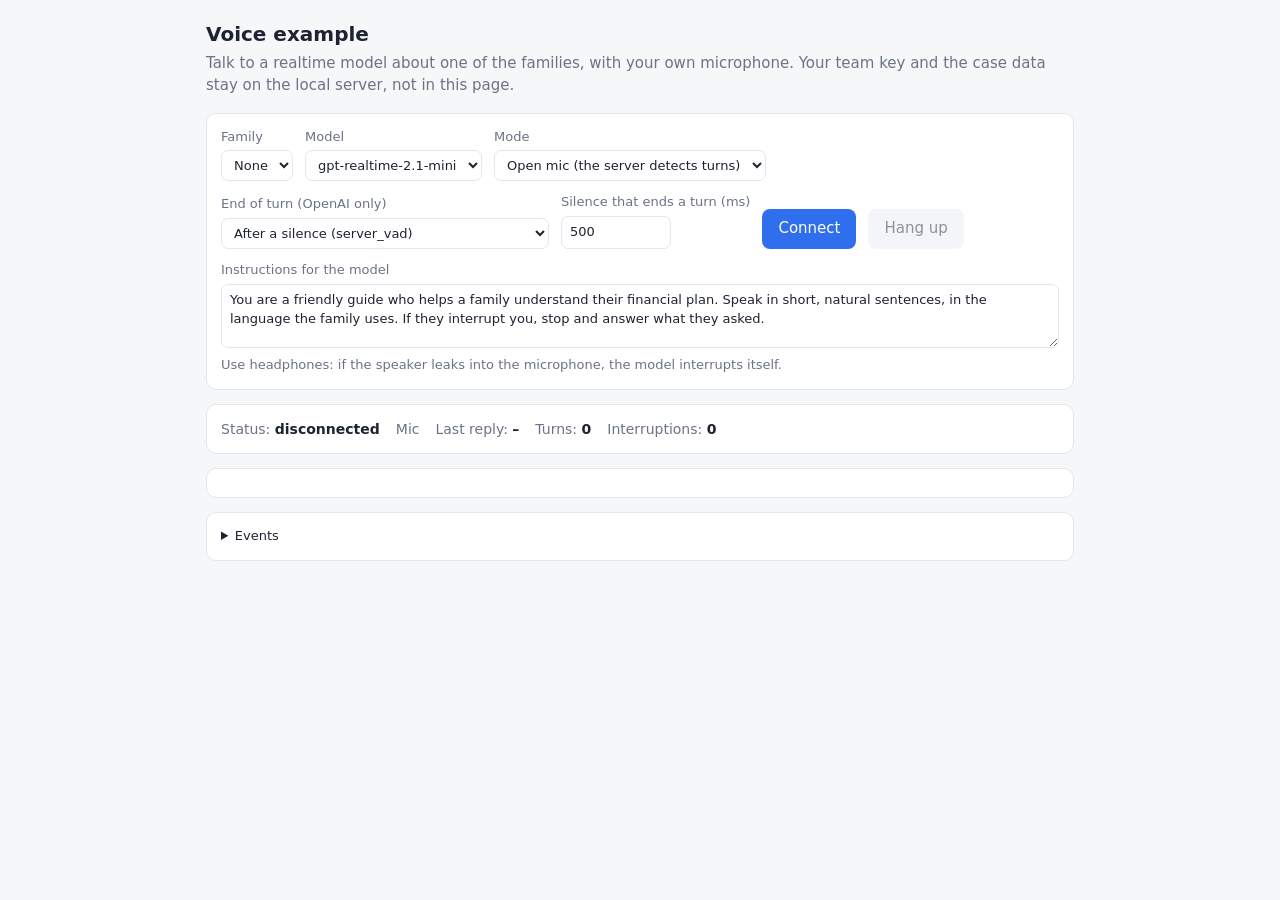
<file: examples/voice/public/index.html>
<!doctype html>
<html lang="en">
<head>
<meta charset="utf-8">
<meta name="viewport" content="width=device-width, initial-scale=1">
<title>Voice example</title>
<style>
  :root { --bg: #f6f7f9; --card: #fff; --ink: #1d2330; --muted: #6b7385; --line: #e3e6ec; --accent: #2f6fed; --user: #eef3ff; --bot: #f1f7ef; --warn: #b4540a; }
  * { box-sizing: border-box; }
  body { margin: 0; font: 15px/1.45 system-ui, -apple-system, Segoe UI, sans-serif; background: var(--bg); color: var(--ink); }
  main { max-width: 900px; margin: 0 auto; padding: 20px 16px 40px; }
  h1 { font-size: 20px; margin: 0 0 4px; }
  .sub { color: var(--muted); margin: 0 0 16px; }
  .card { background: var(--card); border: 1px solid var(--line); border-radius: 10px; padding: 14px; margin-bottom: 14px; }
  .row { display: flex; flex-wrap: wrap; gap: 12px; align-items: end; }
  label { display: flex; flex-direction: column; gap: 4px; font-size: 13px; color: var(--muted); }
  select, input, textarea { font: inherit; color: var(--ink); border: 1px solid var(--line); border-radius: 7px; padding: 6px 8px; background: #fff; }
  textarea { width: 100%; min-height: 64px; resize: vertical; }
  button { font: inherit; border: 0; border-radius: 8px; padding: 9px 16px; cursor: pointer; background: var(--accent); color: #fff; }
  button.secondary { background: #e9edf5; color: var(--ink); }
  button:disabled { opacity: .5; cursor: default; }
  #ptt { width: 100%; padding: 18px; font-size: 16px; display: none; user-select: none; }
  #ptt.down { background: #1a4fc2; }
  .status { display: flex; gap: 16px; flex-wrap: wrap; font-size: 14px; color: var(--muted); }
  .status b { color: var(--ink); font-weight: 600; }
  .meter { width: 140px; height: 8px; background: #e9edf5; border-radius: 4px; overflow: hidden; align-self: center; }
  .meter i { display: block; height: 100%; width: 0; background: #34a853; transition: width 60ms linear; }
  #chat { display: flex; flex-direction: column; gap: 8px; max-height: 46vh; overflow-y: auto; }
  .msg { padding: 8px 11px; border-radius: 9px; max-width: 85%; white-space: pre-wrap; }
  .msg.user { background: var(--user); align-self: flex-end; }
  .msg.bot { background: var(--bot); align-self: flex-start; }
  .msg .meta { display: block; font-size: 12px; color: var(--muted); margin-top: 3px; }
  .msg.cut .meta { color: var(--warn); }
  details { font-size: 13px; }
  #log { font: 12px/1.4 ui-monospace, Menlo, monospace; max-height: 30vh; overflow-y: auto; white-space: pre-wrap; color: var(--muted); }
  .hint { font-size: 13px; color: var(--muted); margin: 8px 0 0; }
</style>
</head>
<body>
<main>
  <h1>Voice example</h1>
  <p class="sub">Talk to a realtime model about one of the families, with your own microphone. Your team key and the case data stay on the local server, not in this page.</p>
  <div class="card">
    <div class="row">
      <label>Family
        <select id="case"><option value="">None</option></select>
      </label>
      <label>Model
        <select id="model">
          <option value="gpt-realtime-2.1-mini">gpt-realtime-2.1-mini</option>
          <option value="gpt-realtime-2.1">gpt-realtime-2.1</option>
          <option value="gemini-3.8-live">gemini-3.8-live</option>
        </select>
      </label>
      <label>Mode
        <select id="mode">
          <option value="open">Open mic (the server detects turns)</option>
          <option value="ptt">Push to talk</option>
        </select>
      </label>
      <label>End of turn (OpenAI only)
        <select id="vad">
          <option value="server_vad">After a silence (server_vad)</option>
          <option value="semantic_vad">When you finish the thought (semantic_vad)</option>
        </select>
      </label>
      <label>Silence that ends a turn (ms)
        <input id="silence" type="number" value="500" min="200" max="3000" step="100" style="width:110px">
      </label>
      <button id="connect">Connect</button>
      <button id="hangup" class="secondary" disabled>Hang up</button>
    </div>
    <label style="margin-top:12px">Instructions for the model
      <textarea id="instructions">You are a friendly guide who helps a family understand their financial plan. Speak in short, natural sentences, in the language the family uses. If they interrupt you, stop and answer what they asked.</textarea>
    </label>
    <p class="hint">Use headphones: if the speaker leaks into the microphone, the model interrupts itself.</p>
  </div>
  <div class="card">
    <div class="status">
      <span>Status: <b id="state">disconnected</b></span>
      <span>Mic <span class="meter"><i id="level"></i></span></span>
      <span>Last reply: <b id="latency">–</b></span>
      <span>Turns: <b id="turns">0</b></span>
      <span>Interruptions: <b id="cuts">0</b></span>
    </div>
    <button id="ptt" style="margin-top:12px">Hold (or hold the space bar) to talk</button>
  </div>
  <div class="card"><div id="chat"></div></div>
  <div class="card">
    <details><summary>Events</summary><div id="log"></div></details>
  </div>
</main>
<script>
const $ = (id) => document.getElementById(id);
let ws = null, ctx = null, micStream = null, micNode = null;
let playHead = 0, playing = [], current = null, lastReply = null, userBubble = null, cutPending = false;
let lastVoiceAt = 0, pttDown = false, turns = 0, cuts = 0;
const OPENAI = (m) => m.startsWith("gpt-");

fetch("/cases").then((r) => r.json()).then((cases) => {
  for (const c of cases) $("case").add(new Option(c.label, c.id));
  if (cases.length) $("case").value = cases[0].id;
}).catch(() => {});

function log(line) {
  const el = $("log");
  el.textContent += `${new Date().toLocaleTimeString()}  ${line}\n`;
  if (el.textContent.length > 40000) el.textContent = el.textContent.slice(-30000);
  el.scrollTop = el.scrollHeight;
}
function setState(s) { $("state").textContent = s; }
function bubble(kind, text = "") {
  const d = document.createElement("div");
  d.className = `msg ${kind}`;
  d.innerHTML = `<span class="text"></span><span class="meta"></span>`;
  d.querySelector(".text").textContent = text;
  $("chat").appendChild(d);
  $("chat").scrollTop = $("chat").scrollHeight;
  return d;
}
const b64 = (buf) => { let s = ""; const u = new Uint8Array(buf); for (let i = 0; i < u.length; i += 0x8000) s += String.fromCharCode(...u.subarray(i, i + 0x8000)); return btoa(s); };

// Audio from the model is base64 PCM16 at 24 kHz. Each chunk is queued right after the previous one.
function play(base64) {
  const bin = atob(base64), n = bin.length >> 1, pcm = new Float32Array(n);
  for (let i = 0; i < n; i++) { let v = bin.charCodeAt(2 * i) | (bin.charCodeAt(2 * i + 1) << 8); if (v >= 0x8000) v -= 0x10000; pcm[i] = v / 0x8000; }
  const buf = ctx.createBuffer(1, n, 24000); buf.copyToChannel(pcm, 0);
  const src = ctx.createBufferSource(); src.buffer = buf; src.connect(ctx.destination);
  playHead = Math.max(playHead, ctx.currentTime + 0.05); const startAt = playHead; src.start(playHead); playHead += buf.duration;
  playing.push(src); src.onended = () => { playing = playing.filter((s) => s !== src); };
  return { startAt, seconds: buf.duration };
}
function stopPlayback() { for (const s of playing) { try { s.stop(); } catch {} } playing = []; playHead = ctx?.currentTime ?? 0; }
const audioPending = () => ctx && playHead > ctx.currentTime + 0.02;

// Stops the reply that is playing and says so in its bubble. Realtime models send audio much faster
// than it plays, so when a reply is cut most of its audio (and all its text) has already arrived.
function cutReply(reason) {
  const r = lastReply;
  if (!r || r.cut || !audioPending()) return;
  r.cut = true;
  const played = Math.max(0, Math.min(r.seconds, ctx.currentTime - r.startAt));
  stopPlayback(); cuts++; $("cuts").textContent = cuts; cutPending = true;
  r.el.classList.add("cut");
  r.el.querySelector(".meta").textContent += `  cut at ${played.toFixed(1)} s of ${r.seconds.toFixed(1)} s: ${reason}`;
  // Tell OpenAI what the user actually heard, so the model does not assume they heard it all.
  if (r.openai && r.itemId) ws?.send(JSON.stringify({ type: "conversation.item.truncate", item_id: r.itemId, content_index: 0, audio_end_ms: Math.floor(played * 1000) }));
}

function sessionUpdate() {
  const model = $("model").value, ptt = $("mode").value === "ptt";
  const input = { format: { type: "audio/pcm", rate: 24000 },
    turn_detection: ptt ? null
      : OPENAI(model) && $("vad").value === "semantic_vad" ? { type: "semantic_vad" }
      : { type: "server_vad", silence_duration_ms: Number($("silence").value) || 500 } };
  if (OPENAI(model)) input.transcription = { model: "gpt-4o-mini-transcribe" };
  const output = { format: { type: "audio/pcm", rate: 24000 } };
  if (OPENAI(model)) output.voice = "marin";
  // The server adds the chosen family's plan to these instructions before they reach the model.
  return { type: "session.update", session: { type: "realtime", instructions: $("instructions").value, audio: { input, output } } };
}

function onEvent(ev) {
  const t = ev.type ?? "?";
  if (!t.includes("delta")) log(t + (ev.transcript ? `  "${ev.transcript}"` : "") + (ev.error ? `  ${JSON.stringify(ev.error)}` : ""));
  if (t === "error") { setState("error: " + (ev.error?.message ?? "")); return; }
  if (t === "session.created" || t === "session.updated") setState("connected, talk whenever you like");
  if (t === "input_audio_buffer.speech_started") cutReply("voice detected on the mic");
  // OpenAI's transcript of the user arrives after the reply has started: hold its place in the chat.
  if (t === "input_audio_buffer.committed" && OPENAI($("model").value) && !userBubble) userBubble = bubble("user", "…");
  if (t.includes("input_audio_transcription")) {
    const text = ev.delta ?? ev.transcript ?? "";
    if (!userBubble) userBubble = bubble("user");
    const el = userBubble.querySelector(".text");
    if (el.textContent === "…") el.textContent = "";
    el.textContent = t.endsWith("completed") ? (ev.transcript ?? el.textContent) : el.textContent + text;
    if (t.endsWith("completed")) {
      // An interruption with no words in it was noise or the speaker's echo, not the user.
      if (cutPending && !el.textContent.trim()) userBubble.querySelector(".meta").textContent = "no words: noise or speaker echo?";
      cutPending = false; userBubble = null;
    }
  }
  if (t === "response.created") {
    current = { audioDone: false, first: null, el: bubble("bot") };
    lastReply = { el: current.el, openai: OPENAI($("model").value), itemId: null, startAt: 0, seconds: 0, cut: false };
    turns++; $("turns").textContent = turns;
  }
  if ((t === "response.output_audio.delta" || t === "response.audio.delta") && ev.delta) {
    if (current && current.first === null) {
      current.first = performance.now();
      const since = lastVoiceAt ? Math.round(current.first - lastVoiceAt) : null;
      if (since !== null && since < 15000) { $("latency").textContent = `${since} ms after you stopped talking`; current.el.querySelector(".meta").textContent = `started talking after ${since} ms`; }
    }
    const chunk = play(ev.delta);
    if (lastReply) { if (!lastReply.seconds) lastReply.startAt = chunk.startAt; lastReply.seconds += chunk.seconds; lastReply.itemId ??= ev.item_id ?? null; }
  }
  if ((t === "response.output_audio_transcript.delta" || t === "response.audio_transcript.delta") && current) {
    current.el.querySelector(".text").textContent += ev.delta ?? "";
  }
  if (t === "response.output_audio.done" || t === "response.audio.done") { if (current) current.audioDone = true; }
  if (t === "response.done" && current) {
    // Gemini through the proxy: a reply cut short by the user ends without output_audio.done.
    if (!current.audioDone && current.first !== null) cutReply("Gemini heard your voice");
    current = null;
  }
}

async function connect() {
  $("connect").disabled = true; setState("asking for the mic…");
  try {
    ctx = new AudioContext({ sampleRate: 24000 }); // the browser resamples the mic to 24 kHz for us
    micStream = await navigator.mediaDevices.getUserMedia({ audio: { echoCancellation: true, noiseSuppression: true, autoGainControl: true, channelCount: 1 } });
    await ctx.audioWorklet.addModule("/mic-worklet.js");
    const srcNode = ctx.createMediaStreamSource(micStream);
    micNode = new AudioWorkletNode(ctx, "mic-frames");
    srcNode.connect(micNode);
  } catch (e) { setState("no mic: " + e.message); $("connect").disabled = false; return; }
  const model = $("model").value, ptt = $("mode").value === "ptt";
  const q = new URLSearchParams({ model, case: $("case").value });
  ws = new WebSocket(`${location.origin.replace(/^http/, "ws")}/voice?${q}`);
  ws.onopen = () => { ws.send(JSON.stringify(sessionUpdate())); setState("connecting…"); };
  ws.onmessage = (m) => { try { onEvent(JSON.parse(m.data)); } catch (e) { log("bad event " + e.message); } };
  ws.onclose = () => { setState("disconnected"); cleanup(); };
  micNode.port.onmessage = (e) => {
    const frame = new Int16Array(e.data);
    let sum = 0; for (let i = 0; i < frame.length; i++) sum += frame[i] * frame[i];
    const rms = Math.sqrt(sum / frame.length) / 32768;
    $("level").style.width = `${Math.min(100, rms * 600)}%`;
    if (rms > 0.015) lastVoiceAt = performance.now();
    if (ws?.readyState !== 1) return;
    if (ptt && !pttDown) return; // push to talk: nothing is sent while the button is up
    ws.send(JSON.stringify({ type: "input_audio_buffer.append", audio: b64(e.data) }));
  };
  $("ptt").style.display = ptt ? "block" : "none";
  $("hangup").disabled = false;
  ["case", "model", "mode", "vad", "silence", "instructions"].forEach((id) => ($(id).disabled = true));
}
function cleanup() {
  stopPlayback();
  micStream?.getTracks().forEach((t) => t.stop()); micStream = null;
  ctx?.close(); ctx = null; ws = null; current = null; lastReply = null; cutPending = false;
  $("connect").disabled = false; $("hangup").disabled = true; $("ptt").style.display = "none";
  ["case", "model", "mode", "vad", "silence", "instructions"].forEach((id) => ($(id).disabled = false));
}
function pttPress(down) {
  if (!ws || $("mode").value !== "ptt" || pttDown === down) return;
  pttDown = down; $("ptt").classList.toggle("down", down);
  if (down) { stopPlayback(); return; }
  ws.send(JSON.stringify({ type: "input_audio_buffer.commit" }));
  ws.send(JSON.stringify({ type: "response.create" })); // OpenAI needs it with turn detection off; the proxy drops it for Gemini
}
$("connect").onclick = connect;
$("hangup").onclick = () => ws?.close();
$("ptt").onpointerdown = () => pttPress(true);
$("ptt").onpointerup = $("ptt").onpointerleave = () => pttPress(false);
addEventListener("keydown", (e) => { if (e.code === "Space" && e.target.tagName !== "TEXTAREA") { e.preventDefault(); pttPress(true); } });
addEventListener("keyup", (e) => { if (e.code === "Space" && e.target.tagName !== "TEXTAREA") pttPress(false); });
</script>
</body>
</html>
</file>
